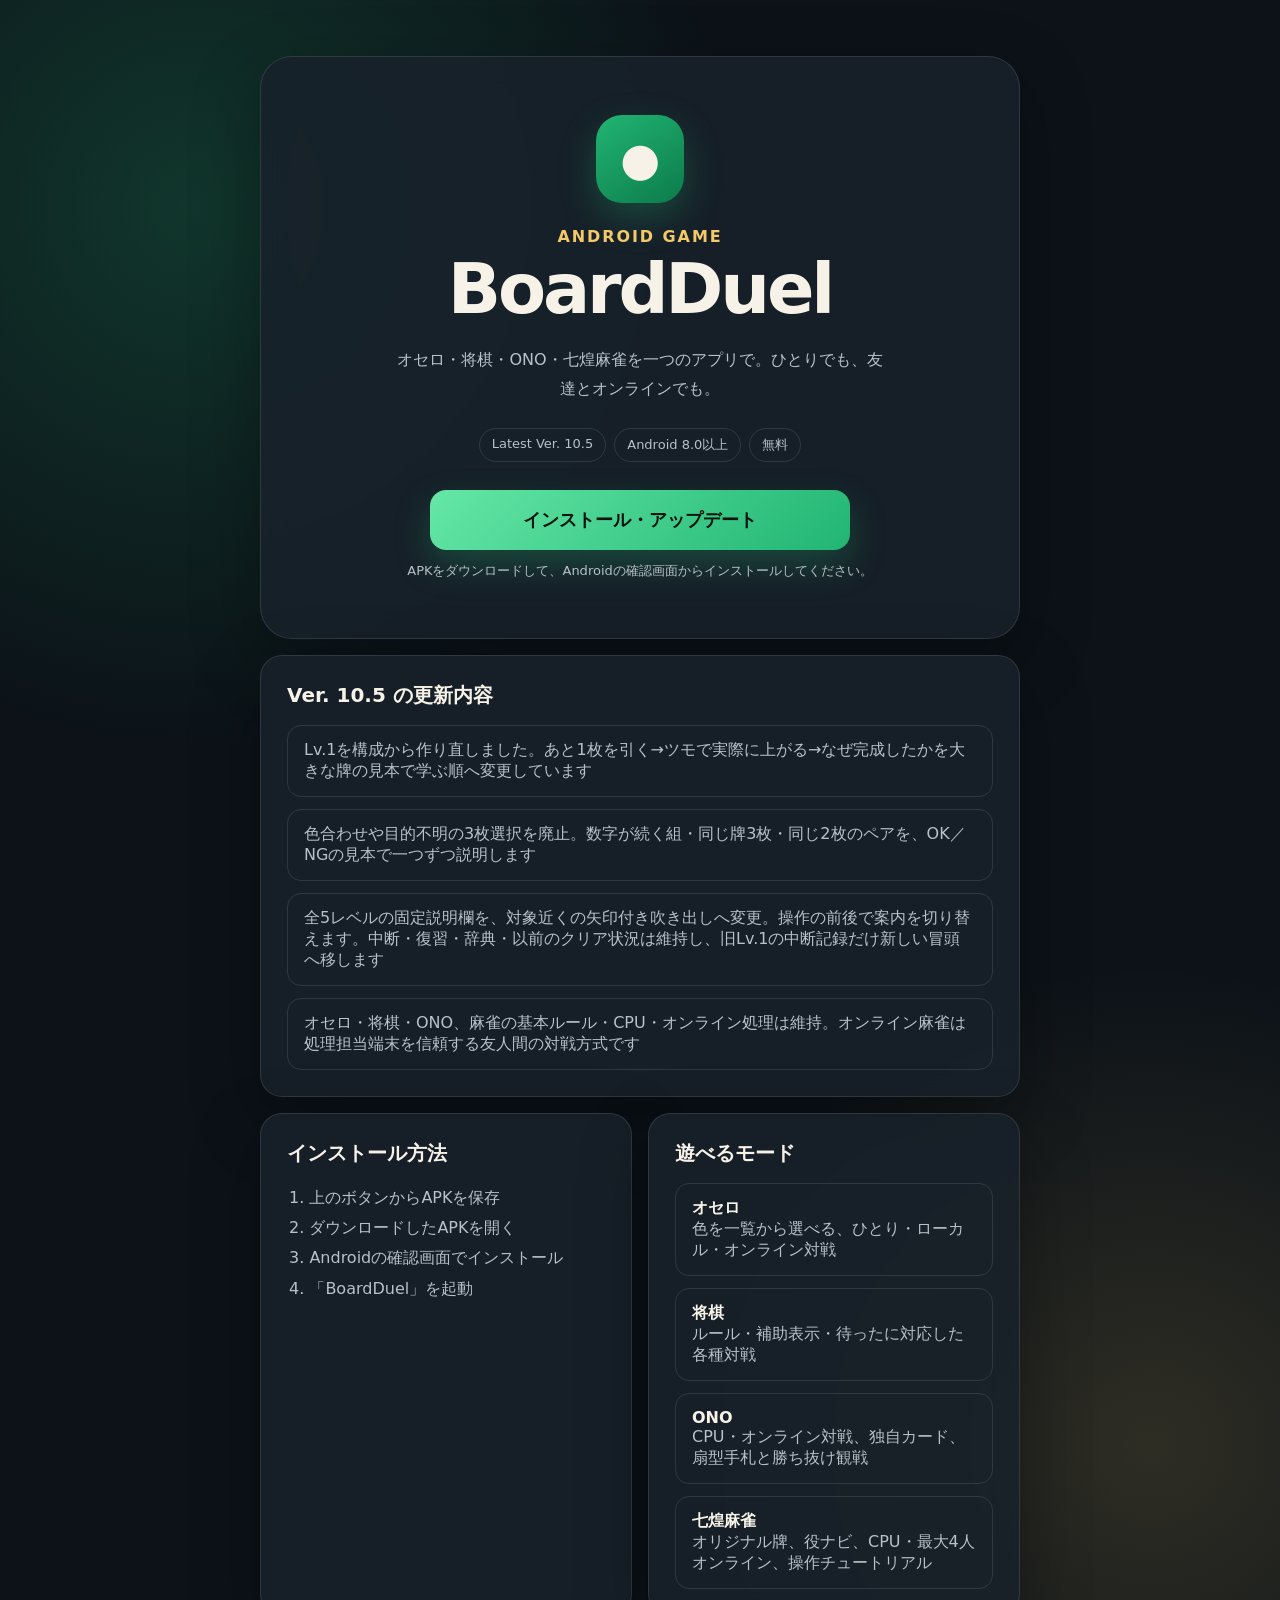
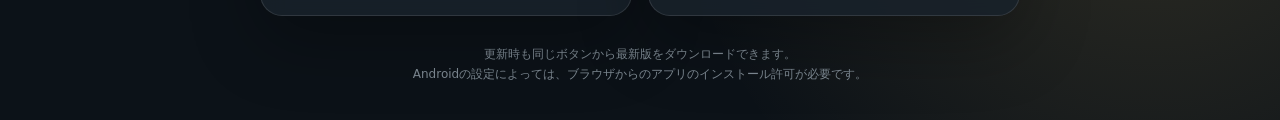
<file: index.html>
<!doctype html>
<html lang="ja">
<head>
  <meta charset="utf-8">
  <meta name="viewport" content="width=device-width, initial-scale=1">
  <meta name="theme-color" content="#111820">
  <meta name="description" content="オセロと将棋を楽しめるAndroidアプリ BoardDuel の公式ダウンロードページです。">
  <title>BoardDuel | Android版</title>
  <style>
    :root {
      color-scheme: dark;
      --ink: #f7f2e7;
      --muted: #b8c1c8;
      --panel: rgba(24, 34, 43, .88);
      --line: rgba(255, 255, 255, .11);
      --green: #21b573;
      --green-dark: #0c7b4a;
      --gold: #f3c969;
    }
    * { box-sizing: border-box; }
    body {
      margin: 0;
      min-height: 100vh;
      font-family: system-ui, -apple-system, "Noto Sans JP", sans-serif;
      color: var(--ink);
      background:
        radial-gradient(circle at 15% 12%, rgba(33, 181, 115, .22), transparent 34rem),
        radial-gradient(circle at 90% 84%, rgba(243, 201, 105, .15), transparent 30rem),
        #0c1218;
    }
    main { width: min(100% - 32px, 760px); margin: 0 auto; padding: 56px 0 36px; }
    .hero, .card {
      border: 1px solid var(--line);
      background: var(--panel);
      box-shadow: 0 24px 70px rgba(0, 0, 0, .3);
      backdrop-filter: blur(14px);
    }
    .hero { padding: clamp(28px, 7vw, 58px); border-radius: 32px; text-align: center; }
    .mark {
      display: grid;
      place-items: center;
      width: 88px;
      height: 88px;
      margin: 0 auto 24px;
      border-radius: 26px;
      font-size: 46px;
      background: linear-gradient(145deg, var(--green), var(--green-dark));
      box-shadow: 0 14px 36px rgba(33, 181, 115, .28);
    }
    .eyebrow { margin: 0 0 8px; color: var(--gold); font-weight: 800; letter-spacing: .12em; }
    h1 { margin: 0; font-size: clamp(42px, 10vw, 70px); line-height: 1; letter-spacing: -.045em; }
    .lead { max-width: 31rem; margin: 22px auto 0; color: var(--muted); line-height: 1.8; }
    .badges { display: flex; flex-wrap: wrap; justify-content: center; gap: 8px; margin: 24px 0; }
    .badge { padding: 7px 12px; border: 1px solid var(--line); border-radius: 999px; color: var(--muted); font-size: 13px; }
    .download {
      display: block;
      width: min(100%, 420px);
      margin: 28px auto 12px;
      padding: 18px 24px;
      border-radius: 16px;
      color: #07140e;
      background: linear-gradient(135deg, #65e7a7, var(--green));
      box-shadow: 0 15px 35px rgba(33, 181, 115, .28);
      font-size: 18px;
      font-weight: 900;
      text-decoration: none;
      transition: transform .18s ease, filter .18s ease;
    }
    .download:hover { transform: translateY(-2px); filter: brightness(1.06); }
    .download:focus-visible { outline: 3px solid var(--gold); outline-offset: 4px; }
    .small { margin: 0; color: var(--muted); font-size: 13px; }
    .grid { display: grid; grid-template-columns: repeat(2, 1fr); gap: 16px; margin-top: 16px; }
    .card { padding: 26px; border-radius: 22px; }
    h2 { margin: 0 0 16px; font-size: 20px; }
    ol { margin: 0; padding-left: 1.4em; color: var(--muted); line-height: 1.9; }
    .features { display: grid; gap: 12px; }
    .feature { padding: 14px 16px; border: 1px solid var(--line); border-radius: 14px; color: var(--muted); }
    .feature strong { color: var(--ink); }
    footer { padding: 28px 8px 0; text-align: center; color: #7f8b94; font-size: 12px; line-height: 1.7; }
    @media (max-width: 620px) {
      main { padding-top: 24px; }
      .grid { grid-template-columns: 1fr; }
      .hero { border-radius: 24px; }
    }
  </style>
</head>
<body>
  <main>
    <section class="hero">
      <div class="mark" aria-hidden="true">●</div>
      <p class="eyebrow">ANDROID GAME</p>
      <h1>BoardDuel</h1>
      <p class="lead">オセロ・将棋・ONO・七煌麻雀を一つのアプリで。ひとりでも、友達とオンラインでも。</p>
      <div class="badges" aria-label="アプリ情報">
        <span class="badge">Latest Ver. 10.5</span>
        <span class="badge">Android 8.0以上</span>
        <span class="badge">無料</span>
      </div>
      <a class="download" href="./BoardDuel.apk?v=45" download="BoardDuel.apk">インストール・アップデート</a>
      <p class="small">APKをダウンロードして、Androidの確認画面からインストールしてください。</p>
    </section>

    <section class="card" style="margin-top: 16px;">
      <h2>Ver. 10.5 の更新内容</h2>
      <div class="features">
        <div class="feature">Lv.1を構成から作り直しました。あと1枚を引く→ツモで実際に上がる→なぜ完成したかを大きな牌の見本で学ぶ順へ変更しています</div>
        <div class="feature">色合わせや目的不明の3枚選択を廃止。数字が続く組・同じ牌3枚・同じ2枚のペアを、OK／NGの見本で一つずつ説明します</div>
        <div class="feature">全5レベルの固定説明欄を、対象近くの矢印付き吹き出しへ変更。操作の前後で案内を切り替えます。中断・復習・辞典・以前のクリア状況は維持し、旧Lv.1の中断記録だけ新しい冒頭へ移します</div>
        <div class="feature">オセロ・将棋・ONO、麻雀の基本ルール・CPU・オンライン処理は維持。オンライン麻雀は処理担当端末を信頼する友人間の対戦方式です</div>
      </div>
    </section>

    <div class="grid">
      <section class="card">
        <h2>インストール方法</h2>
        <ol>
          <li>上のボタンからAPKを保存</li>
          <li>ダウンロードしたAPKを開く</li>
          <li>Androidの確認画面でインストール</li>
          <li>「BoardDuel」を起動</li>
        </ol>
      </section>
      <section class="card">
        <h2>遊べるモード</h2>
        <div class="features">
          <div class="feature"><strong>オセロ</strong><br>色を一覧から選べる、ひとり・ローカル・オンライン対戦</div>
          <div class="feature"><strong>将棋</strong><br>ルール・補助表示・待ったに対応した各種対戦</div>
          <div class="feature"><strong>ONO</strong><br>CPU・オンライン対戦、独自カード、扇型手札と勝ち抜け観戦</div>
          <div class="feature"><strong>七煌麻雀</strong><br>オリジナル牌、役ナビ、CPU・最大4人オンライン、操作チュートリアル</div>
        </div>
      </section>
    </div>

    <footer>
      更新時も同じボタンから最新版をダウンロードできます。<br>
      Androidの設定によっては、ブラウザからのアプリのインストール許可が必要です。
    </footer>
  </main>
</body>
</html>
</file>
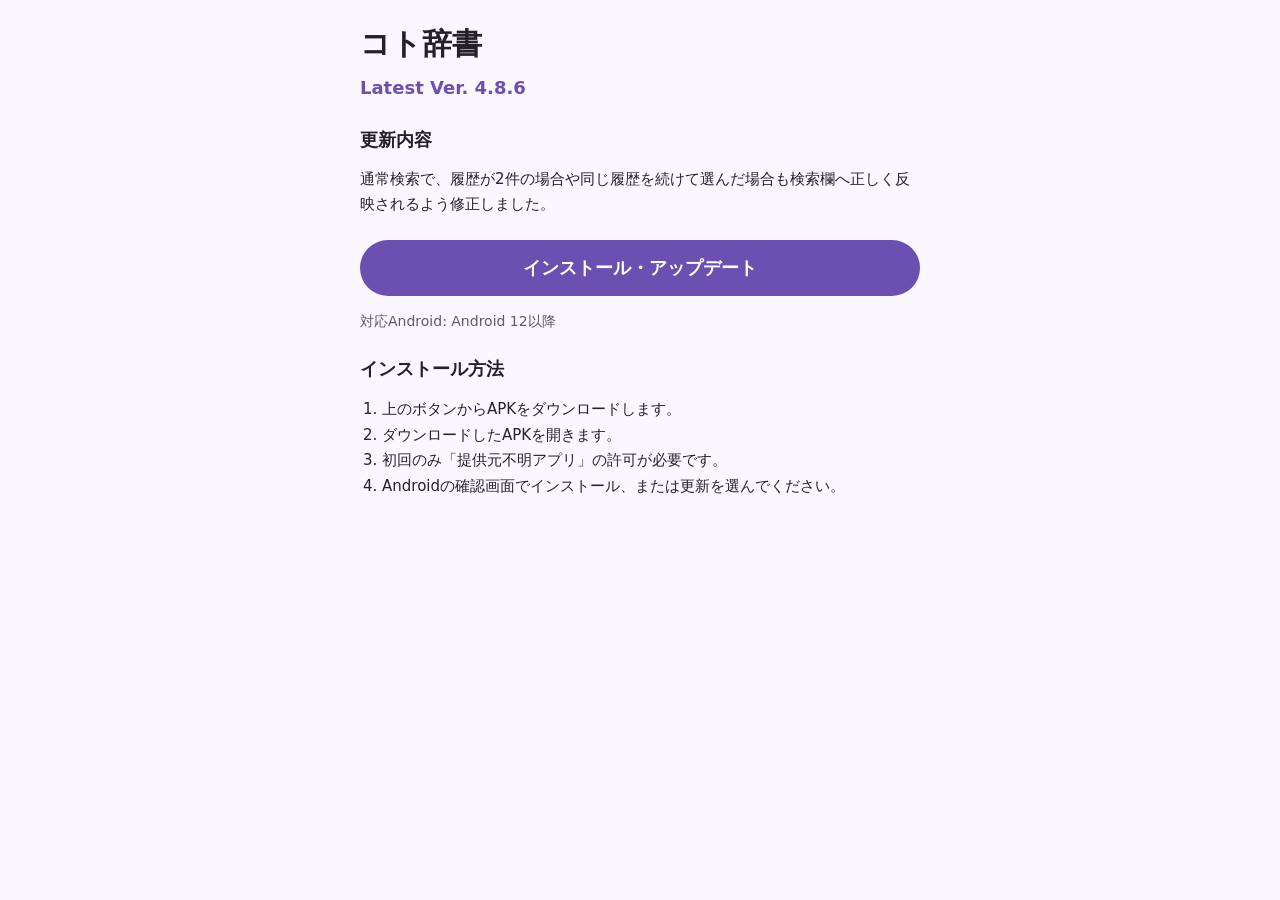
<file: apps/kotodaman-dictionaty/index.html>
<!doctype html>
<html lang="ja">
<head>
  <meta charset="utf-8">
  <meta name="viewport" content="width=device-width, initial-scale=1">
  <title>コト辞書 - ダウンロード</title>
  <style>
    :root {
      color-scheme: light;
      font-family: system-ui, -apple-system, BlinkMacSystemFont, "Segoe UI", sans-serif;
      background: #fbf7ff;
      color: #24212a;
    }
    body {
      margin: 0;
      padding: 24px 16px 36px;
    }
    main {
      max-width: 560px;
      margin: 0 auto;
    }
    h1 {
      margin: 0 0 8px;
      font-size: 30px;
      font-weight: 700;
      letter-spacing: 0;
    }
    .version {
      margin: 0 0 20px;
      color: #6b4fb1;
      font-size: 18px;
      font-weight: 700;
    }
    section {
      margin-top: 24px;
    }
    h2 {
      margin: 0 0 10px;
      font-size: 18px;
    }
    p,
    li {
      line-height: 1.7;
      font-size: 15px;
    }
    ul,
    ol {
      padding-left: 22px;
    }
    .download {
      display: block;
      width: 100%;
      box-sizing: border-box;
      margin: 22px 0 8px;
      padding: 16px 18px;
      border-radius: 999px;
      background: #6b4fb1;
      color: white;
      text-align: center;
      text-decoration: none;
      font-size: 18px;
      font-weight: 700;
    }
    .note {
      color: #5f5968;
      font-size: 14px;
    }
  </style>
</head>
<body>
  <main>
    <h1>コト辞書</h1>
    <p class="version">Latest Ver. 4.8.6</p>

    <section>
      <h2>更新内容</h2>
      <p>通常検索で、履歴が2件の場合や同じ履歴を続けて選んだ場合も検索欄へ正しく反映されるよう修正しました。</p>
    </section>

    <a class="download" href="./KotodamanDictionaty.apk?v=18" download="KotodamanDictionaty.apk">
      インストール・アップデート
    </a>
    <p class="note">対応Android: Android 12以降</p>

    <section>
      <h2>インストール方法</h2>
      <ol>
        <li>上のボタンからAPKをダウンロードします。</li>
        <li>ダウンロードしたAPKを開きます。</li>
        <li>初回のみ「提供元不明アプリ」の許可が必要です。</li>
        <li>Androidの確認画面でインストール、または更新を選んでください。</li>
      </ol>
    </section>
  </main>
</body>
</html>
</file>
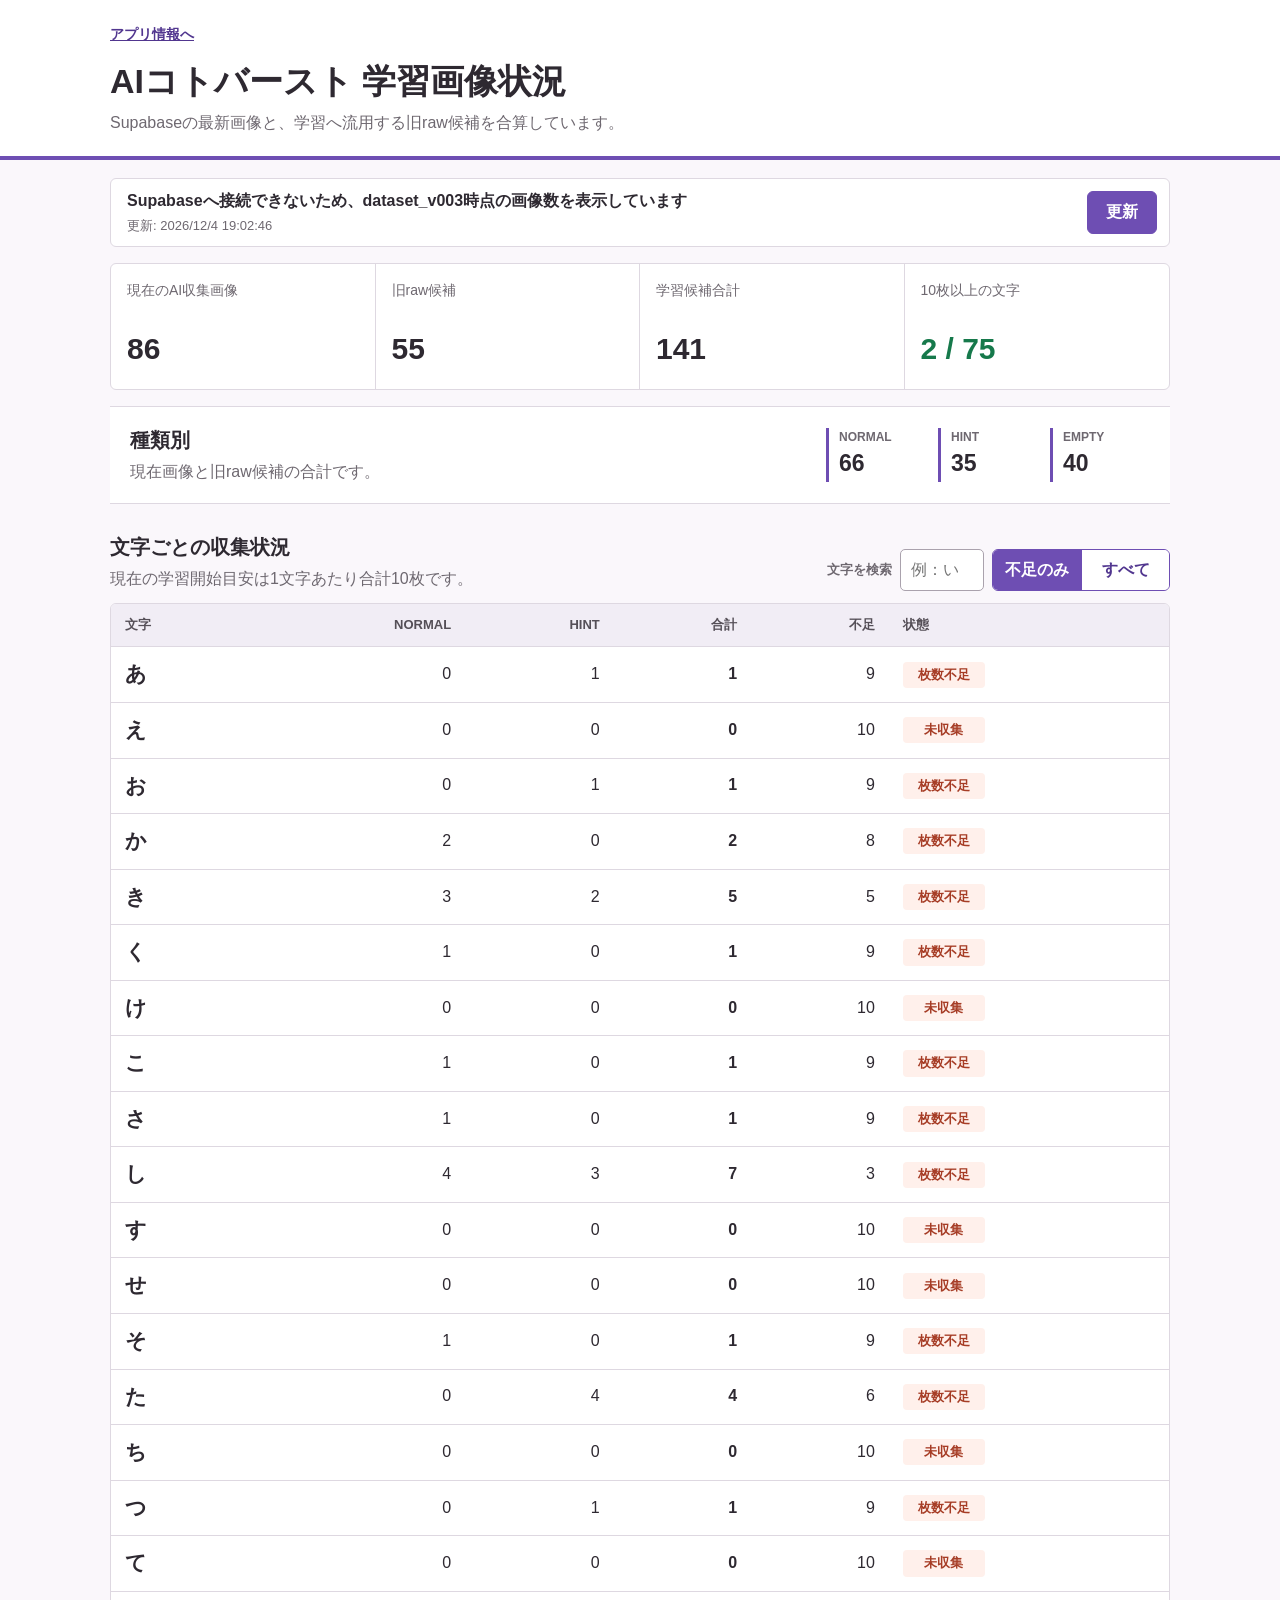
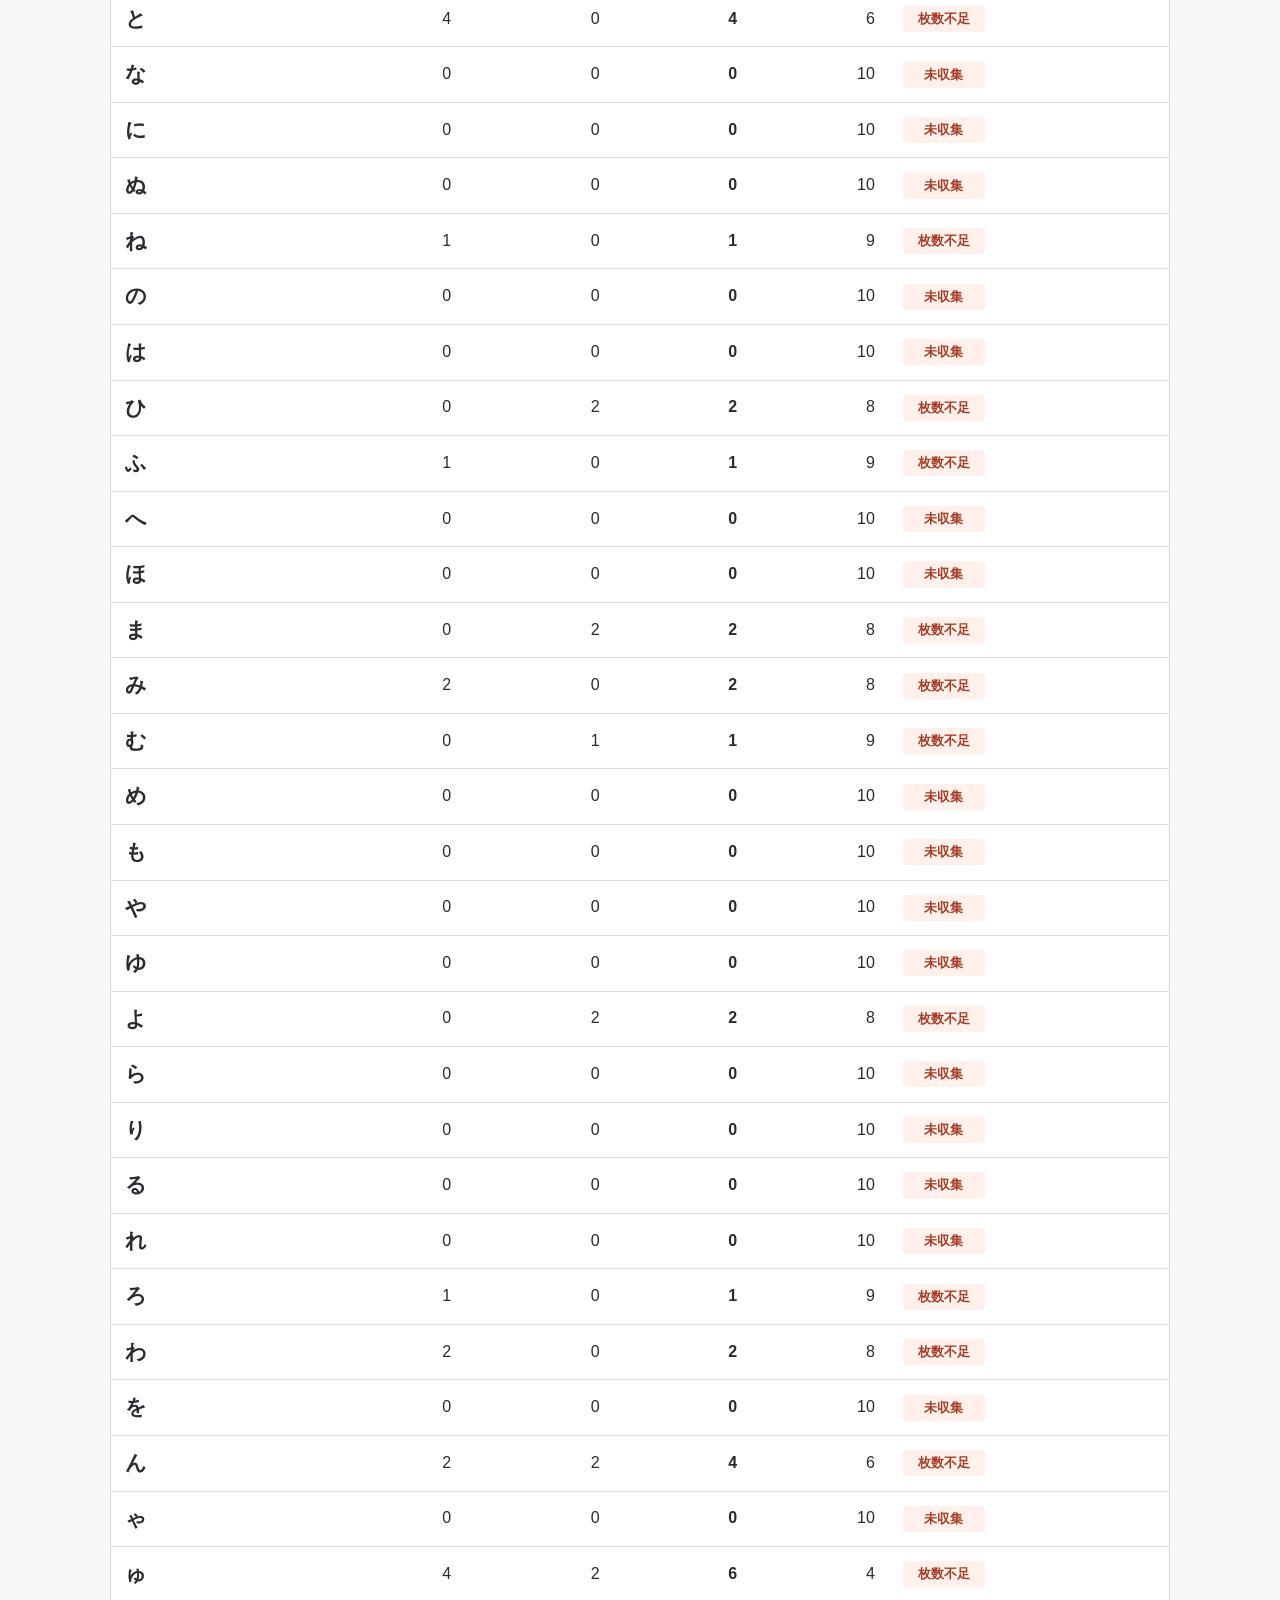
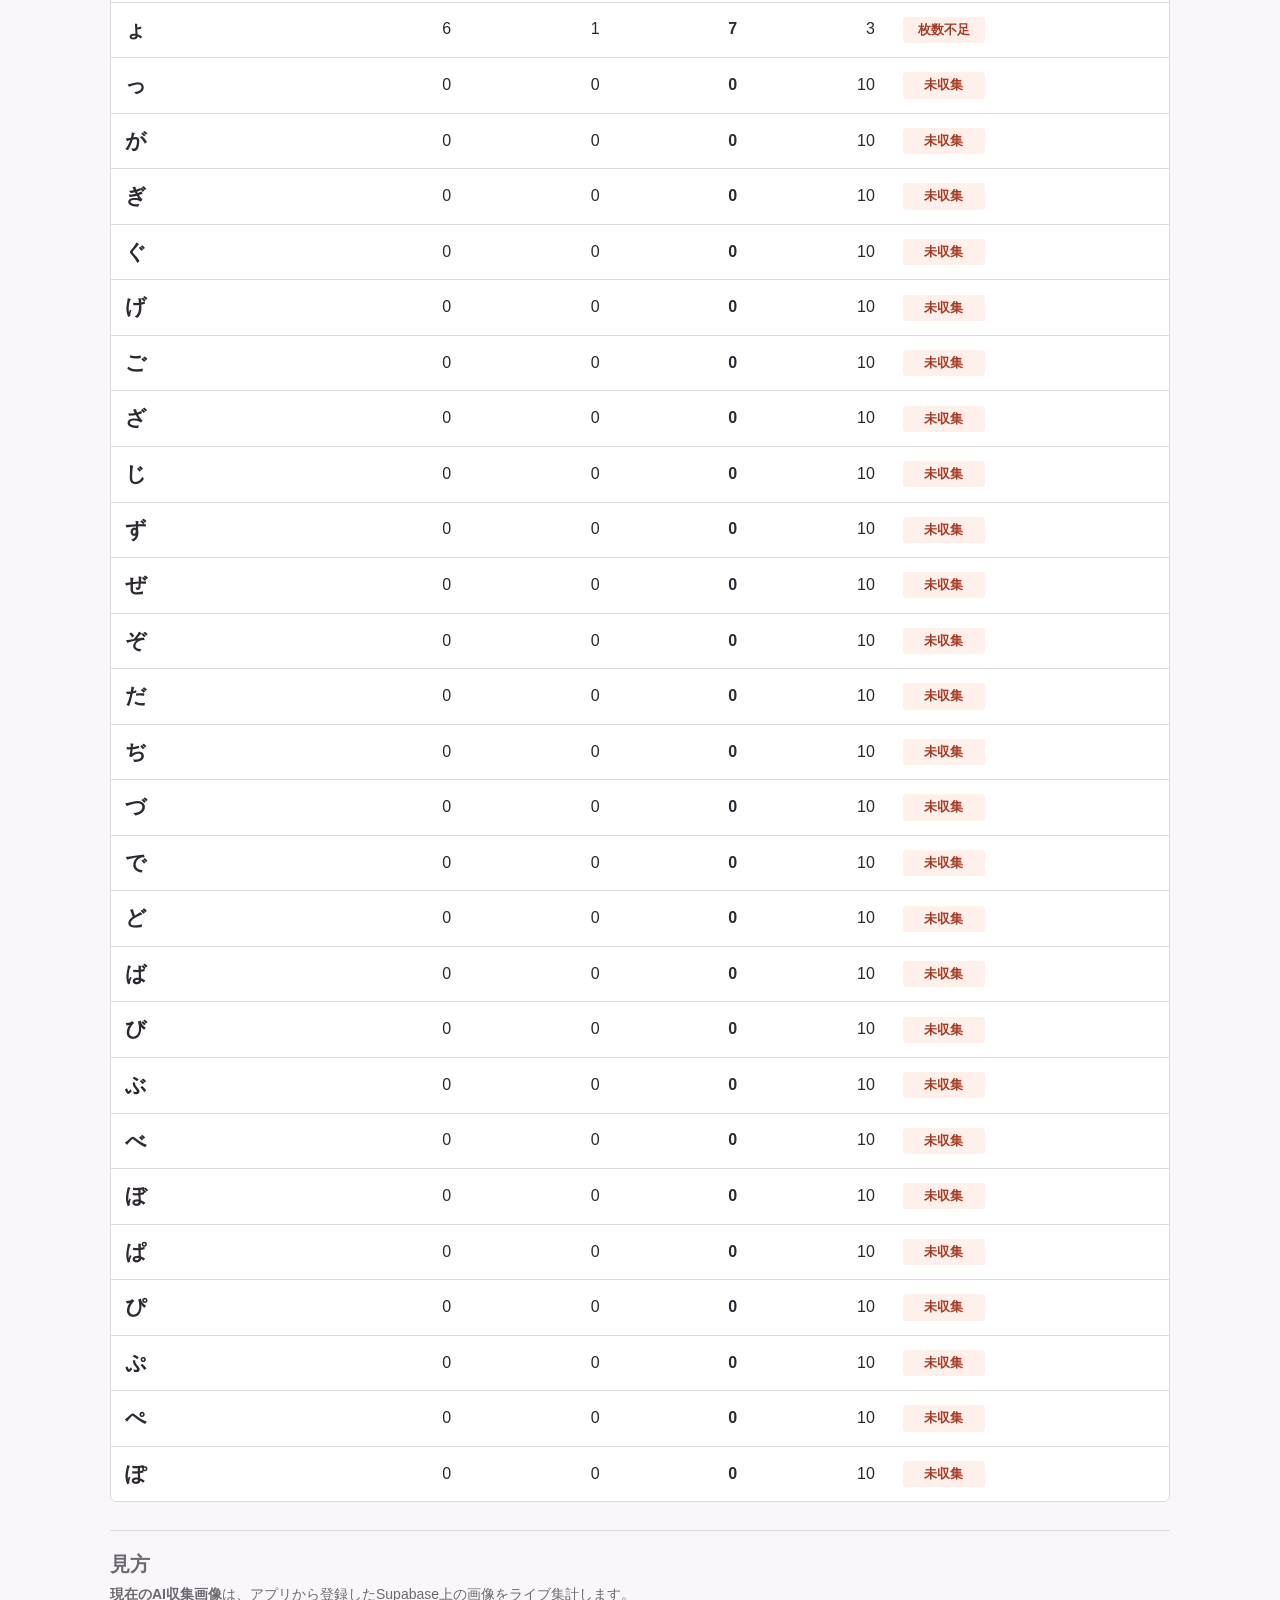
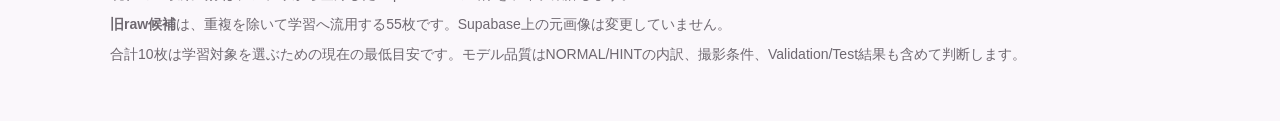
<file: apps/kotodaman-dictionaty/ai-dataset/index.html>
<!doctype html>
<html lang="ja">
<head>
  <meta charset="utf-8">
  <meta name="viewport" content="width=device-width, initial-scale=1">
  <meta name="theme-color" content="#6e4eb3">
  <title>AIコトバースト 学習画像状況</title>
  <link rel="stylesheet" href="./styles.css?v=1">
</head>
<body>
  <header class="page-header">
    <div class="header-inner">
      <a class="back-link" href="../">アプリ情報へ</a>
      <h1>AIコトバースト 学習画像状況</h1>
      <p>Supabaseの最新画像と、学習へ流用する旧raw候補を合算しています。</p>
    </div>
  </header>

  <main>
    <section class="status-bar" aria-live="polite">
      <div>
        <strong id="loadStatus">画像数を確認しています...</strong>
        <span id="updatedAt"></span>
      </div>
      <button id="refreshButton" type="button">更新</button>
    </section>

    <section class="summary-grid" aria-label="画像数の概要">
      <div class="summary-item">
        <span>現在のAI収集画像</span>
        <strong id="currentTotal">-</strong>
      </div>
      <div class="summary-item">
        <span>旧raw候補</span>
        <strong id="legacyTotal">55</strong>
      </div>
      <div class="summary-item">
        <span>学習候補合計</span>
        <strong id="combinedTotal">-</strong>
      </div>
      <div class="summary-item ready">
        <span>10枚以上の文字</span>
        <strong id="readyKanaCount">-</strong>
      </div>
    </section>

    <section class="type-summary" aria-labelledby="typeSummaryTitle">
      <div>
        <h2 id="typeSummaryTitle">種類別</h2>
        <p>現在画像と旧raw候補の合計です。</p>
      </div>
      <dl>
        <div><dt>NORMAL</dt><dd id="normalTotal">-</dd></div>
        <div><dt>HINT</dt><dd id="hintTotal">-</dd></div>
        <div><dt>EMPTY</dt><dd id="emptyTotal">-</dd></div>
      </dl>
    </section>

    <section class="kana-section" aria-labelledby="kanaTitle">
      <div class="section-heading">
        <div>
          <h2 id="kanaTitle">文字ごとの収集状況</h2>
          <p>現在の学習開始目安は1文字あたり合計10枚です。</p>
        </div>
        <div class="filter-controls">
          <label for="kanaSearch">文字を検索</label>
          <input id="kanaSearch" type="search" maxlength="1" inputmode="text" placeholder="例：い">
          <div class="segmented" role="group" aria-label="表示対象">
            <button id="shortageOnlyButton" class="selected" type="button">不足のみ</button>
            <button id="showAllButton" type="button">すべて</button>
          </div>
        </div>
      </div>

      <div class="table-wrap">
        <table>
          <thead>
            <tr>
              <th scope="col">文字</th>
              <th scope="col">NORMAL</th>
              <th scope="col">HINT</th>
              <th scope="col">合計</th>
              <th scope="col">不足</th>
              <th scope="col">状態</th>
            </tr>
          </thead>
          <tbody id="kanaRows"></tbody>
        </table>
      </div>
      <p id="emptyListMessage" class="empty-message" hidden>条件に一致する文字はありません。</p>
    </section>

    <section class="notes" aria-labelledby="notesTitle">
      <h2 id="notesTitle">見方</h2>
      <p><strong>現在のAI収集画像</strong>は、アプリから登録したSupabase上の画像をライブ集計します。</p>
      <p><strong>旧raw候補</strong>は、重複を除いて学習へ流用する55枚です。Supabase上の元画像は変更していません。</p>
      <p>合計10枚は学習対象を選ぶための現在の最低目安です。モデル品質はNORMAL/HINTの内訳、撮影条件、Validation/Test結果も含めて判断します。</p>
    </section>
  </main>

  <script src="./config.js?v=1"></script>
  <script src="./dashboard.js?v=1"></script>
</body>
</html>
</file>
<file: apps/kotodaman-dictionaty/ai-dataset/styles.css>
:root {
  color-scheme: light;
  --brand: #6e4eb3;
  --brand-dark: #51368f;
  --ink: #2e2931;
  --muted: #6e6870;
  --line: #ded8e1;
  --surface: #ffffff;
  --page: #faf7fb;
  --ready: #16794b;
  --ready-bg: #e8f6ee;
  --short: #a63c25;
  --short-bg: #fff0eb;
}

* {
  box-sizing: border-box;
}

body {
  margin: 0;
  background: var(--page);
  color: var(--ink);
  font-family: -apple-system, BlinkMacSystemFont, "Segoe UI", "Noto Sans JP", sans-serif;
  line-height: 1.55;
}

button,
input {
  font: inherit;
  letter-spacing: 0;
}

.page-header {
  border-bottom: 4px solid var(--brand);
  background: var(--surface);
}

.header-inner,
main {
  width: min(1060px, calc(100% - 32px));
  margin: 0 auto;
}

.header-inner {
  padding: 22px 0 20px;
}

.back-link {
  color: var(--brand-dark);
  font-size: 14px;
  font-weight: 700;
}

h1,
h2,
p {
  margin-top: 0;
}

h1 {
  margin: 8px 0 4px;
  font-size: clamp(24px, 4vw, 34px);
  letter-spacing: 0;
}

h2 {
  margin-bottom: 4px;
  font-size: 20px;
  letter-spacing: 0;
}

.header-inner p,
.section-heading p,
.type-summary p {
  margin-bottom: 0;
  color: var(--muted);
}

main {
  padding: 18px 0 48px;
}

.status-bar {
  display: flex;
  min-height: 58px;
  align-items: center;
  justify-content: space-between;
  gap: 16px;
  border: 1px solid var(--line);
  border-radius: 6px;
  background: var(--surface);
  padding: 10px 12px 10px 16px;
}

.status-bar strong,
.status-bar span {
  display: block;
}

.status-bar span {
  margin-top: 2px;
  color: var(--muted);
  font-size: 13px;
}

button {
  min-height: 42px;
  border: 1px solid var(--brand);
  border-radius: 6px;
  background: var(--brand);
  color: #fff;
  cursor: pointer;
  padding: 8px 18px;
  font-weight: 700;
}

button:disabled {
  cursor: wait;
  opacity: .55;
}

.summary-grid {
  display: grid;
  grid-template-columns: repeat(4, minmax(0, 1fr));
  margin-top: 16px;
  border: 1px solid var(--line);
  border-radius: 6px;
  overflow: hidden;
  background: var(--surface);
}

.summary-item {
  min-width: 0;
  border-right: 1px solid var(--line);
  padding: 16px;
}

.summary-item:last-child {
  border-right: 0;
}

.summary-item span,
.summary-item strong {
  display: block;
}

.summary-item span {
  min-height: 42px;
  color: var(--muted);
  font-size: 14px;
}

.summary-item strong {
  margin-top: 4px;
  font-size: 30px;
}

.summary-item.ready strong {
  color: var(--ready);
}

.type-summary {
  display: flex;
  align-items: center;
  justify-content: space-between;
  gap: 24px;
  margin-top: 16px;
  border-top: 1px solid var(--line);
  border-bottom: 1px solid var(--line);
  background: var(--surface);
  padding: 18px 20px;
}

.type-summary dl {
  display: grid;
  grid-template-columns: repeat(3, minmax(100px, 1fr));
  gap: 12px;
  margin: 0;
}

.type-summary dl div {
  border-left: 3px solid var(--brand);
  padding-left: 10px;
}

.type-summary dt {
  color: var(--muted);
  font-size: 12px;
  font-weight: 700;
}

.type-summary dd {
  margin: 0;
  font-size: 23px;
  font-weight: 700;
}

.kana-section {
  margin-top: 28px;
}

.section-heading {
  display: flex;
  align-items: end;
  justify-content: space-between;
  gap: 20px;
}

.filter-controls {
  display: grid;
  grid-template-columns: auto 84px auto;
  align-items: center;
  gap: 8px;
}

.filter-controls label {
  color: var(--muted);
  font-size: 13px;
  font-weight: 700;
}

input[type="search"] {
  width: 84px;
  height: 42px;
  border: 1px solid #aaa2ad;
  border-radius: 5px;
  background: #fff;
  padding: 7px 10px;
  font-size: 16px;
}

.segmented {
  display: grid;
  grid-template-columns: 1fr 1fr;
  border: 1px solid var(--brand);
  border-radius: 6px;
  overflow: hidden;
}

.segmented button {
  min-height: 40px;
  border: 0;
  border-radius: 0;
  background: #fff;
  color: var(--brand-dark);
  padding: 6px 12px;
  white-space: nowrap;
}

.segmented button + button {
  border-left: 1px solid var(--brand);
}

.segmented button.selected {
  background: var(--brand);
  color: #fff;
}

.table-wrap {
  margin-top: 12px;
  border: 1px solid var(--line);
  border-radius: 6px;
  overflow-x: auto;
  background: var(--surface);
}

table {
  width: 100%;
  min-width: 580px;
  border-collapse: collapse;
}

th,
td {
  border-bottom: 1px solid var(--line);
  padding: 11px 14px;
  text-align: right;
  white-space: nowrap;
}

th {
  background: #f1edf5;
  color: #554f57;
  font-size: 13px;
}

th:first-child,
td:first-child,
th:last-child,
td:last-child {
  text-align: left;
}

tbody tr:last-child td {
  border-bottom: 0;
}

td.kana {
  font-size: 21px;
  font-weight: 700;
}

td.total {
  font-weight: 700;
}

.badge {
  display: inline-block;
  min-width: 82px;
  border-radius: 4px;
  padding: 3px 8px;
  text-align: center;
  font-size: 13px;
  font-weight: 700;
}

.badge.ready {
  background: var(--ready-bg);
  color: var(--ready);
}

.badge.short {
  background: var(--short-bg);
  color: var(--short);
}

.empty-message {
  border-bottom: 1px solid var(--line);
  padding: 20px 0;
  color: var(--muted);
  text-align: center;
}

.notes {
  margin-top: 28px;
  border-top: 1px solid var(--line);
  padding-top: 18px;
  color: var(--muted);
  font-size: 14px;
}

.notes p {
  margin-bottom: 8px;
}

@media (max-width: 720px) {
  .header-inner,
  main {
    width: min(100% - 24px, 1060px);
  }

  .summary-grid {
    grid-template-columns: 1fr 1fr;
  }

  .summary-item:nth-child(2) {
    border-right: 0;
  }

  .summary-item:nth-child(-n+2) {
    border-bottom: 1px solid var(--line);
  }

  .summary-item span {
    min-height: 44px;
  }

  .type-summary,
  .section-heading {
    align-items: stretch;
    flex-direction: column;
  }

  .type-summary dl {
    grid-template-columns: repeat(3, 1fr);
  }

  .filter-controls {
    grid-template-columns: auto 1fr;
  }

  .segmented {
    grid-column: 1 / -1;
  }
}

@media (max-width: 400px) {
  .summary-item {
    padding: 13px 12px;
  }

  .summary-item strong {
    font-size: 26px;
  }

  .type-summary {
    padding: 16px 12px;
  }

  .type-summary dl {
    gap: 6px;
  }

  .type-summary dd {
    font-size: 19px;
  }
}
</file>
